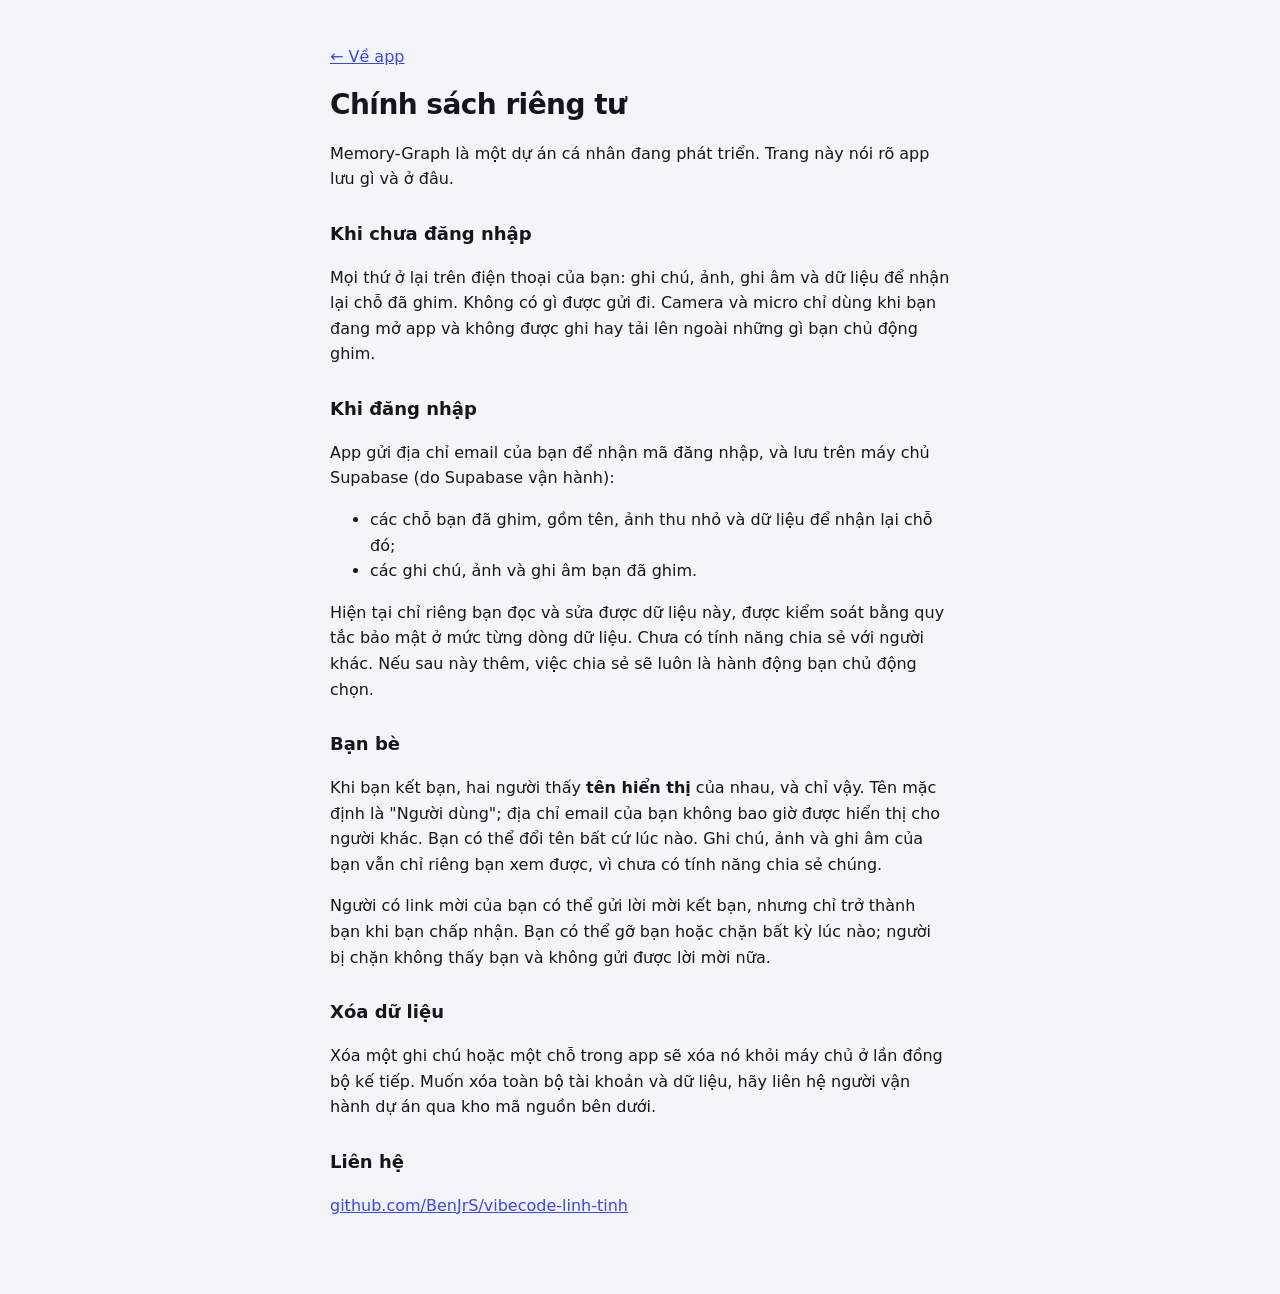
<file: memory-graph-ar/privacy.html>
<!doctype html>
<html lang="vi">
<head>
<meta charset="utf-8">
<meta name="viewport" content="width=device-width, initial-scale=1">
<title>Chính sách riêng tư · Memory-Graph</title>
<style>
  body { margin: 0; padding: 28px 20px 60px; background: #F3F5FA; color: #14161F; font: 16px/1.6 "Be Vietnam Pro", system-ui, sans-serif; }
  main { max-width: 620px; margin: 0 auto; }
  h1 { font-size: 28px; letter-spacing: -.02em; line-height: 1.2; }
  h2 { font-size: 18px; margin-top: 28px; }
  a { color: #3547FF; }
</style>
</head>
<body>
<main>
  <p><a href="./">← Về app</a></p>
  <h1>Chính sách riêng tư</h1>
  <p>Memory-Graph là một dự án cá nhân đang phát triển. Trang này nói rõ app lưu gì và ở đâu.</p>

  <h2>Khi chưa đăng nhập</h2>
  <p>Mọi thứ ở lại trên điện thoại của bạn: ghi chú, ảnh, ghi âm và dữ liệu để nhận lại chỗ đã ghim. Không có gì được gửi đi. Camera và micro chỉ dùng khi bạn đang mở app và không được ghi hay tải lên ngoài những gì bạn chủ động ghim.</p>

  <h2>Khi đăng nhập</h2>
  <p>App gửi địa chỉ email của bạn để nhận mã đăng nhập, và lưu trên máy chủ Supabase (do Supabase vận hành):</p>
  <ul>
    <li>các chỗ bạn đã ghim, gồm tên, ảnh thu nhỏ và dữ liệu để nhận lại chỗ đó;</li>
    <li>các ghi chú, ảnh và ghi âm bạn đã ghim.</li>
  </ul>
  <p>Hiện tại chỉ riêng bạn đọc và sửa được dữ liệu này, được kiểm soát bằng quy tắc bảo mật ở mức từng dòng dữ liệu. Chưa có tính năng chia sẻ với người khác. Nếu sau này thêm, việc chia sẻ sẽ luôn là hành động bạn chủ động chọn.</p>

  <h2>Bạn bè</h2>
  <p>Khi bạn kết bạn, hai người thấy <b>tên hiển thị</b> của nhau, và chỉ vậy. Tên mặc định là "Người dùng"; địa chỉ email của bạn không bao giờ được hiển thị cho người khác. Bạn có thể đổi tên bất cứ lúc nào. Ghi chú, ảnh và ghi âm của bạn vẫn chỉ riêng bạn xem được, vì chưa có tính năng chia sẻ chúng.</p>
  <p>Người có link mời của bạn có thể gửi lời mời kết bạn, nhưng chỉ trở thành bạn khi bạn chấp nhận. Bạn có thể gỡ bạn hoặc chặn bất kỳ lúc nào; người bị chặn không thấy bạn và không gửi được lời mời nữa.</p>

  <h2>Xóa dữ liệu</h2>
  <p>Xóa một ghi chú hoặc một chỗ trong app sẽ xóa nó khỏi máy chủ ở lần đồng bộ kế tiếp. Muốn xóa toàn bộ tài khoản và dữ liệu, hãy liên hệ người vận hành dự án qua kho mã nguồn bên dưới.</p>

  <h2>Liên hệ</h2>
  <p><a href="https://github.com/BenJrS/vibecode-linh-tinh">github.com/BenJrS/vibecode-linh-tinh</a></p>
</main>
</body>
</html>
</file>
